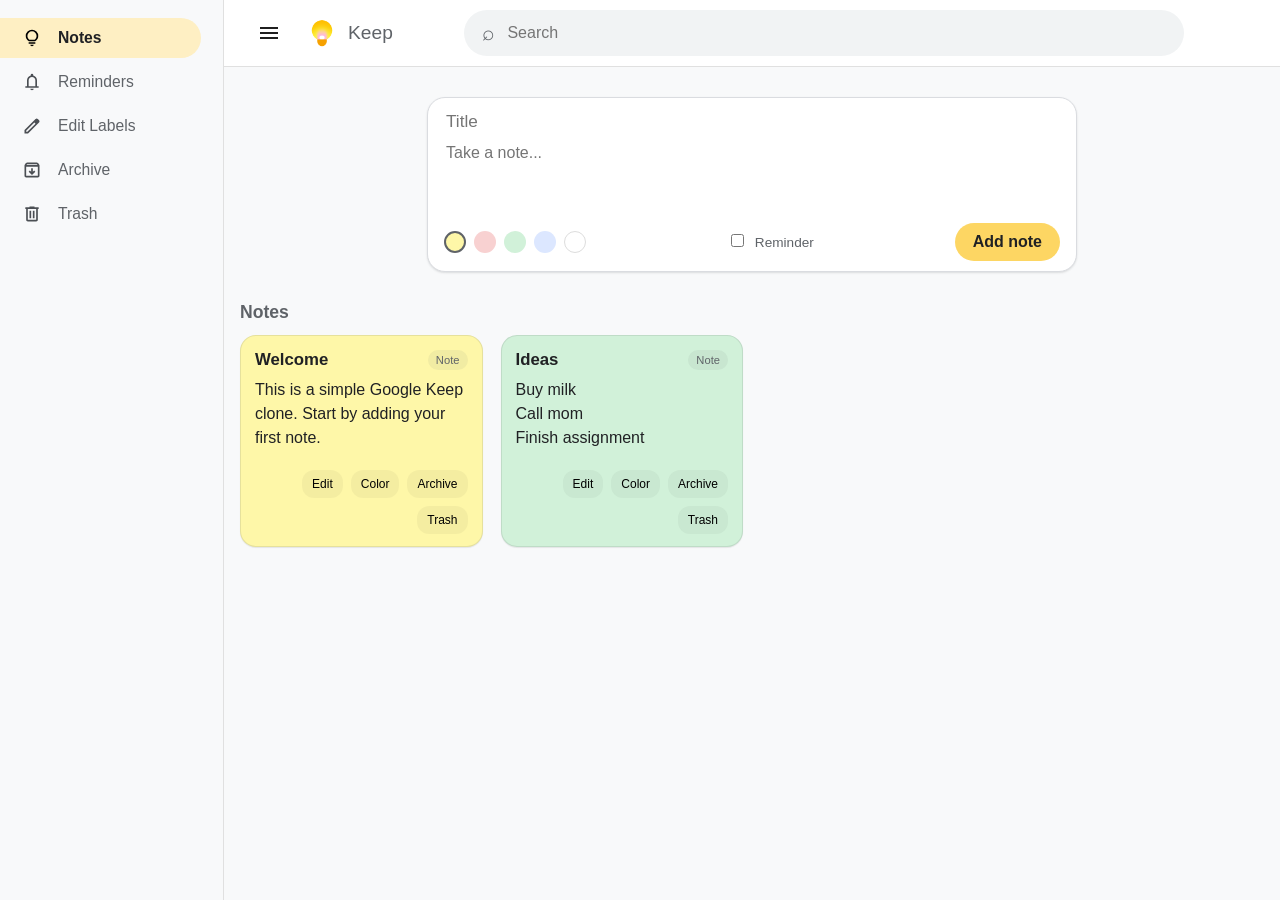
<file: index.html>
<!DOCTYPE html>
<html lang="en">
  <head>
    <meta charset="UTF-8" />
    <meta name="viewport" content="width=device-width, initial-scale=1.0" />
    <title>Google Keep Clone</title>
    <link rel="icon" type="image/png" href="Google_Keep_Logo.png" />
    <link rel="stylesheet" href="style.css" />
  </head>
  <body>
    <div class="app-shell">
      <aside class="sidebar" aria-label="Main navigation">
        <nav class="sidebar-nav">
          <button class="nav-item active" type="button" data-view="notes">
            <img class="nav-icon" src="icons/lightbulb.svg" alt="Notes icon" />
            <span>Notes</span>
          </button>
          <button class="nav-item" type="button" data-view="reminders">
            <img class="nav-icon" src="icons/notification.svg" alt="Reminders icon" />
            <span>Reminders</span>
          </button>
          <button class="nav-item" type="button" data-view="labels">
            <img class="nav-icon" src="icons/pencil.svg" alt="Edit labels icon" />
            <span>Edit Labels</span>
          </button>
          <button class="nav-item" type="button" data-view="archive">
            <img class="nav-icon" src="icons/archive.svg" alt="Archive icon" />
            <span>Archive</span>
          </button>
          <button class="nav-item" type="button" data-view="trash">
            <img class="nav-icon" src="icons/trash.svg" alt="Trash icon" />
            <span>Trash</span>
          </button>
        </nav>
      </aside>

      <div class="main-panel">
        <header class="topbar">
          <div class="top-left">
            <button class="icon-btn menu-btn" aria-label="Open menu" title="Menu">
              <img src="icons/menu.svg" alt="Menu" />
            </button>

            <div class="brand">
              <img class="brand-logo" src="Google_Keep_Logo.png" alt="Google Keep logo" />
              <span>Keep</span>
            </div>
          </div>

          <div class="search-box">
            <span class="search-icon">⌕</span>
            <input id="searchInput" type="search" placeholder="Search" />
          </div>
        </header>

        <main class="main-area">
          <section class="composer-wrap">
            <div class="composer">
              <input id="noteTitle" type="text" placeholder="Title" />
              <textarea id="noteText" rows="3" placeholder="Take a note..."></textarea>

              <div class="composer-bottom">
                <div class="color-picker" aria-label="Note colors">
                  <button class="color-swatch active" data-color="#fef7a8" title="Yellow" style="background:#fef7a8"></button>
                  <button class="color-swatch" data-color="#f8d1d1" title="Pink" style="background:#f8d1d1"></button>
                  <button class="color-swatch" data-color="#d1f1d9" title="Green" style="background:#d1f1d9"></button>
                  <button class="color-swatch" data-color="#dce7ff" title="Blue" style="background:#dce7ff"></button>
                  <button class="color-swatch" data-color="#ffffff" title="White" style="background:#ffffff;border:1px solid #ddd"></button>
                </div>

                <label class="reminder-toggle">
                  <input id="reminderToggle" type="checkbox" />
                  <span>Reminder</span>
                </label>

                <button id="addNoteBtn" class="add-note-btn">Add note</button>
              </div>
            </div>
          </section>

          <div id="labelsPanel" class="panel-view hidden">
            <div class="labels-header">
              <h2>Labels</h2>
              <div class="label-form">
                <input id="newLabelInput" type="text" placeholder="Add a label" />
                <button id="addLabelBtn" type="button">Add</button>
              </div>
            </div>
            <div id="labelsList" class="labels-list"></div>
          </div>

          <section class="notes-section">
            <div class="section-title-wrap">
              <h2 id="activeSectionTitle">Notes</h2>
            </div>
            <div id="notesList" class="notes-grid"></div>
          </section>

          <section class="notes-section archive-section hidden">
            <div class="section-title-wrap">
              <h2 id="archiveSectionTitle">Archived</h2>
            </div>
            <div id="archivedList" class="notes-grid"></div>
          </section>
        </main>
      </div>
    </div>

    <div id="editModal" class="modal hidden" aria-modal="true" role="dialog" aria-labelledby="editTitleLabel">
      <div class="modal-card">
        <h3 id="editTitleLabel">Edit note</h3>

        <input id="editTitle" type="text" placeholder="Title" />
        <textarea id="editText" rows="6" placeholder="Note text"></textarea>

        <div class="color-picker modal-colors" aria-label="Change note color">
          <button class="color-swatch modal-swatch active" data-color="#fef7a8" title="Yellow" style="background:#fef7a8"></button>
          <button class="color-swatch modal-swatch" data-color="#f8d1d1" title="Pink" style="background:#f8d1d1"></button>
          <button class="color-swatch modal-swatch" data-color="#d1f1d9" title="Green" style="background:#d1f1d9"></button>
          <button class="color-swatch modal-swatch" data-color="#dce7ff" title="Blue" style="background:#dce7ff"></button>
          <button class="color-swatch modal-swatch" data-color="#ffffff" title="White" style="background:#ffffff;border:1px solid #ddd"></button>
        </div>

        <div class="modal-actions">
          <button id="saveEditBtn" class="save-btn">Save</button>
          <button id="cancelEditBtn" class="cancel-btn">Cancel</button>
        </div>
      </div>
    </div>

    <script src="script.js"></script>
  </body>
</html>
</file>
<file: style.css>
* {
  box-sizing: border-box;
}

body {
  margin: 0;
  font-family: Arial, sans-serif;
  background: #f8f9fa;
  color: #202124;
}

button,
input,
textarea {
  font: inherit;
}

button {
  cursor: pointer;
}

.app-shell {
  min-height: 100vh;
  display: flex;
  background: #f8f9fa;
}

.sidebar {
  width: 224px;
  background: #f8f9fa;
  border-right: 1px solid #e0e0e0;
  padding: 18px 10px 20px 0;
  flex-shrink: 0;
}

.sidebar-nav {
  display: flex;
  flex-direction: column;
  gap: 4px;
}

.nav-item {
  display: flex;
  align-items: center;
  gap: 16px;
  width: calc(100% - 12px);
  border: none;
  background: transparent;
  color: #5f6368;
  border-radius: 0 24px 24px 0;
  padding: 10px 18px 10px 22px;
  text-align: left;
  font-size: 0.98rem;
  transition: background 0.15s ease;
}

.nav-item:hover {
  background: rgba(95, 99, 104, 0.06);
}

.nav-item.active {
  background: #feefc3;
  color: #202124;
  font-weight: 600;
}

.nav-item.active:hover {
  background: #fce8a3;
}

.nav-icon {
  width: 20px;
  height: 20px;
  object-fit: contain;
  display: block;
  filter: brightness(0) saturate(100%) invert(29%) sepia(8%) saturate(397%) hue-rotate(173deg) brightness(94%) contrast(86%);
}

.nav-item.active .nav-icon {
  filter: brightness(0) saturate(100%) invert(0%) sepia(0%) saturate(0%) hue-rotate(0deg) brightness(0%) contrast(100%);
}

.main-panel {
  flex: 1;
  min-width: 0;
}

.topbar {
  display: flex;
  align-items: center;
  justify-content: space-between;
  padding: 10px 24px;
  background: #fff;
  border-bottom: 1px solid #e0e0e0;
  position: sticky;
  top: 0;
  z-index: 5;
}

.top-left {
  display: flex;
  align-items: center;
  gap: 18px;
}

.menu-btn {
  width: 42px;
  height: 42px;
  border: none;
  background: transparent;
  border-radius: 50%;
  display: grid;
  place-items: center;
  padding: 0;
}

.menu-btn img {
  width: 24px;
  height: 24px;
  display: block;
}

.menu-btn:hover {
  background: rgba(95, 99, 104, 0.08);
}

.brand {
  display: flex;
  align-items: center;
  gap: 12px;
  font-size: 1.2rem;
  color: #5f6368;
}

.brand-logo {
  width: 28px;
  height: 28px;
  display: block;
}

.search-box {
  flex: 1;
  max-width: 720px;
  margin: 0 auto;
  background: #f1f3f4;
  border-radius: 24px;
  display: flex;
  align-items: center;
  padding: 0 18px;
  height: 46px;
  box-shadow: inset 0 0 0 1px transparent;
}

.search-icon {
  font-size: 1.3rem;
  color: #5f6368;
  margin-right: 10px;
}

.search-box input {
  border: none;
  background: transparent;
  width: 100%;
  outline: none;
  font-size: 1rem;
}

.main-area {
  max-width: 1100px;
  margin: 30px auto 50px;
  padding: 0 16px;
}

.composer-wrap {
  display: flex;
  justify-content: center;
  margin-bottom: 30px;
}

.composer {
  width: min(100%, 650px);
  background: #fff;
  border: 1px solid #dadce0;
  border-radius: 18px;
  box-shadow: 0 1px 2px rgba(60, 64, 67, 0.15);
  padding: 12px 16px 10px;
}

.composer input,
.composer textarea,
.modal-card input,
.modal-card textarea {
  width: 100%;
  border: none;
  outline: none;
  background: transparent;
  resize: none;
  color: #202124;
}

.composer input {
  font-size: 1.075rem;
  margin-bottom: 6px;
}

.composer textarea,
.modal-card textarea {
  min-height: 80px;
  font-size: 1rem;
  line-height: 1.5;
}

.composer-bottom,
.modal-actions {
  display: flex;
  justify-content: space-between;
  align-items: center;
  gap: 12px;
}

.reminder-toggle {
  display: inline-flex;
  align-items: center;
  gap: 8px;
  color: #5f6368;
  font-size: 0.85rem;
}

.reminder-toggle input {
  accent-color: #fbbc04;
}

.color-picker {
  display: flex;
  align-items: center;
  gap: 8px;
  flex-wrap: wrap;
}

.color-swatch {
  width: 22px;
  height: 22px;
  border-radius: 50%;
  border: 2px solid transparent;
  display: block;
  padding: 0;
}

.color-swatch.active {
  border-color: #5f6368;
}

.add-note-btn,
.save-btn {
  background: #fdd663;
  border: none;
  border-radius: 20px;
  padding: 10px 18px;
  font-weight: 600;
  color: #202124;
}

.cancel-btn {
  background: #f1f3f4;
  border: none;
  border-radius: 18px;
  padding: 10px 16px;
}

.notes-section {
  margin-top: 20px;
}

.section-title-wrap {
  margin-bottom: 12px;
}

.section-title-wrap h2 {
  margin: 0;
  font-size: 1.1rem;
  color: #5f6368;
  font-weight: 600;
}

.notes-grid {
  display: grid;
  grid-template-columns: repeat(auto-fill, minmax(220px, 1fr));
  gap: 18px;
}

.note-card {
  border: 1px solid rgba(60, 64, 67, 0.12);
  border-radius: 16px;
  padding: 14px 14px 12px;
  min-height: 180px;
  display: flex;
  flex-direction: column;
  justify-content: space-between;
  box-shadow: 0 1px 1px rgba(0, 0, 0, 0.08);
  transition: box-shadow 0.15s ease, transform 0.15s ease;
}

.note-card:hover {
  box-shadow: 0 4px 10px rgba(60, 64, 67, 0.14);
  transform: translateY(-1px);
}

.note-card-header {
  display: flex;
  justify-content: space-between;
  align-items: flex-start;
  gap: 8px;
  margin-bottom: 8px;
}

.note-card h3 {
  margin: 0;
  font-size: 1.05rem;
  font-weight: 700;
  word-break: break-word;
}

.note-tag {
  background: rgba(95, 99, 104, 0.08);
  border-radius: 999px;
  font-size: 0.7rem;
  padding: 4px 8px;
  color: #5f6368;
}

.note-tag.archived {
  background: rgba(95, 99, 104, 0.12);
}

.note-card p {
  margin: 0 0 10px;
  line-height: 1.5;
  white-space: pre-wrap;
  word-break: break-word;
}

.card-actions {
  display: flex;
  justify-content: flex-end;
  gap: 8px;
  flex-wrap: wrap;
  margin-top: auto;
  padding-top: 10px;
}

.card-actions button {
  border: none;
  background: rgba(0, 0, 0, 0.04);
  border-radius: 12px;
  padding: 7px 10px;
  font-size: 0.75rem;
  transition: background 0.15s ease, transform 0.15s ease;
}

.card-actions button:hover {
  background: rgba(0, 0, 0, 0.08);
}

.card-actions button:active {
  transform: scale(0.98);
}

.empty-state {
  color: #5f6368;
  background: #fff;
  border: 1px dashed #dadce0;
  border-radius: 12px;
  padding: 18px;
  text-align: center;
}

.note-reminder {
  margin-top: 8px;
  color: #5f6368;
  font-size: 0.8rem;
}

.panel-view {
  max-width: 900px;
  margin: 0 auto 20px;
  background: #fff;
  border-radius: 16px;
  border: 1px solid #dadce0;
  padding: 20px;
}

.labels-header {
  display: flex;
  align-items: center;
  justify-content: space-between;
  gap: 12px;
  margin-bottom: 14px;
}

.label-form {
  display: flex;
  gap: 10px;
  flex: 1;
  max-width: 420px;
}

.label-form input {
  flex: 1;
  border: 1px solid #dadce0;
  border-radius: 10px;
  padding: 10px 12px;
  outline: none;
}

.label-form button {
  border: none;
  background: #f1c40f;
  border-radius: 10px;
  padding: 10px 14px;
  font-weight: 600;
}

.labels-list {
  display: flex;
  flex-wrap: wrap;
  gap: 12px;
}

.label-item {
  display: inline-flex;
  align-items: center;
  gap: 10px;
  background: #f1f3f4;
  border-radius: 999px;
  padding: 8px 12px;
  color: #202124;
}

.delete-label-btn {
  border: none;
  background: transparent;
  color: #5f6368;
  font-size: 0.82rem;
}

.hidden {
  display: none !important;
}

.modal {
  position: fixed;
  inset: 0;
  background: rgba(32, 33, 36, 0.45);
  display: flex;
  align-items: center;
  justify-content: center;
  z-index: 40;
}

.hidden {
  display: none;
}

.modal-card {
  width: min(90vw, 520px);
  background: #fff;
  border-radius: 16px;
  box-shadow: 0 8px 18px rgba(0, 0, 0, 0.2);
  padding: 18px;
}

.modal-card h3 {
  margin-top: 0;
}

.modal-card input {
  font-size: 1.05rem;
  margin-bottom: 10px;
}

.modal-colors {
  margin: 14px 0 18px;
}

@media (max-width: 760px) {
  .app-shell {
    flex-direction: column;
  }

  .sidebar {
    width: 100%;
    border-right: none;
    border-bottom: 1px solid #e0e0e0;
    padding: 12px 10px 8px;
  }

  .sidebar-nav {
    flex-direction: row;
    flex-wrap: wrap;
    gap: 8px;
  }

  .nav-item {
    border-radius: 18px;
    width: auto;
    flex: 1 1 120px;
    padding: 10px 12px;
  }
}

@media (max-width: 640px) {
  .topbar {
    padding: 10px 14px;
  }

  .top-left {
    gap: 8px;
  }

  .brand span {
    display: none;
  }

  .search-box {
    max-width: 100%;
    margin-left: 10px;
  }

  .composer {
    padding-left: 12px;
    padding-right: 12px;
  }

  .composer-bottom {
    flex-direction: column;
    align-items: flex-start;
    gap: 10px;
  }

  .reminder-toggle {
    width: 100%;
  }

  .add-note-btn {
    width: 100%;
  }

  .labels-header {
    flex-direction: column;
    align-items: stretch;
  }

  .label-form {
    max-width: none;
  }
}
</file>
